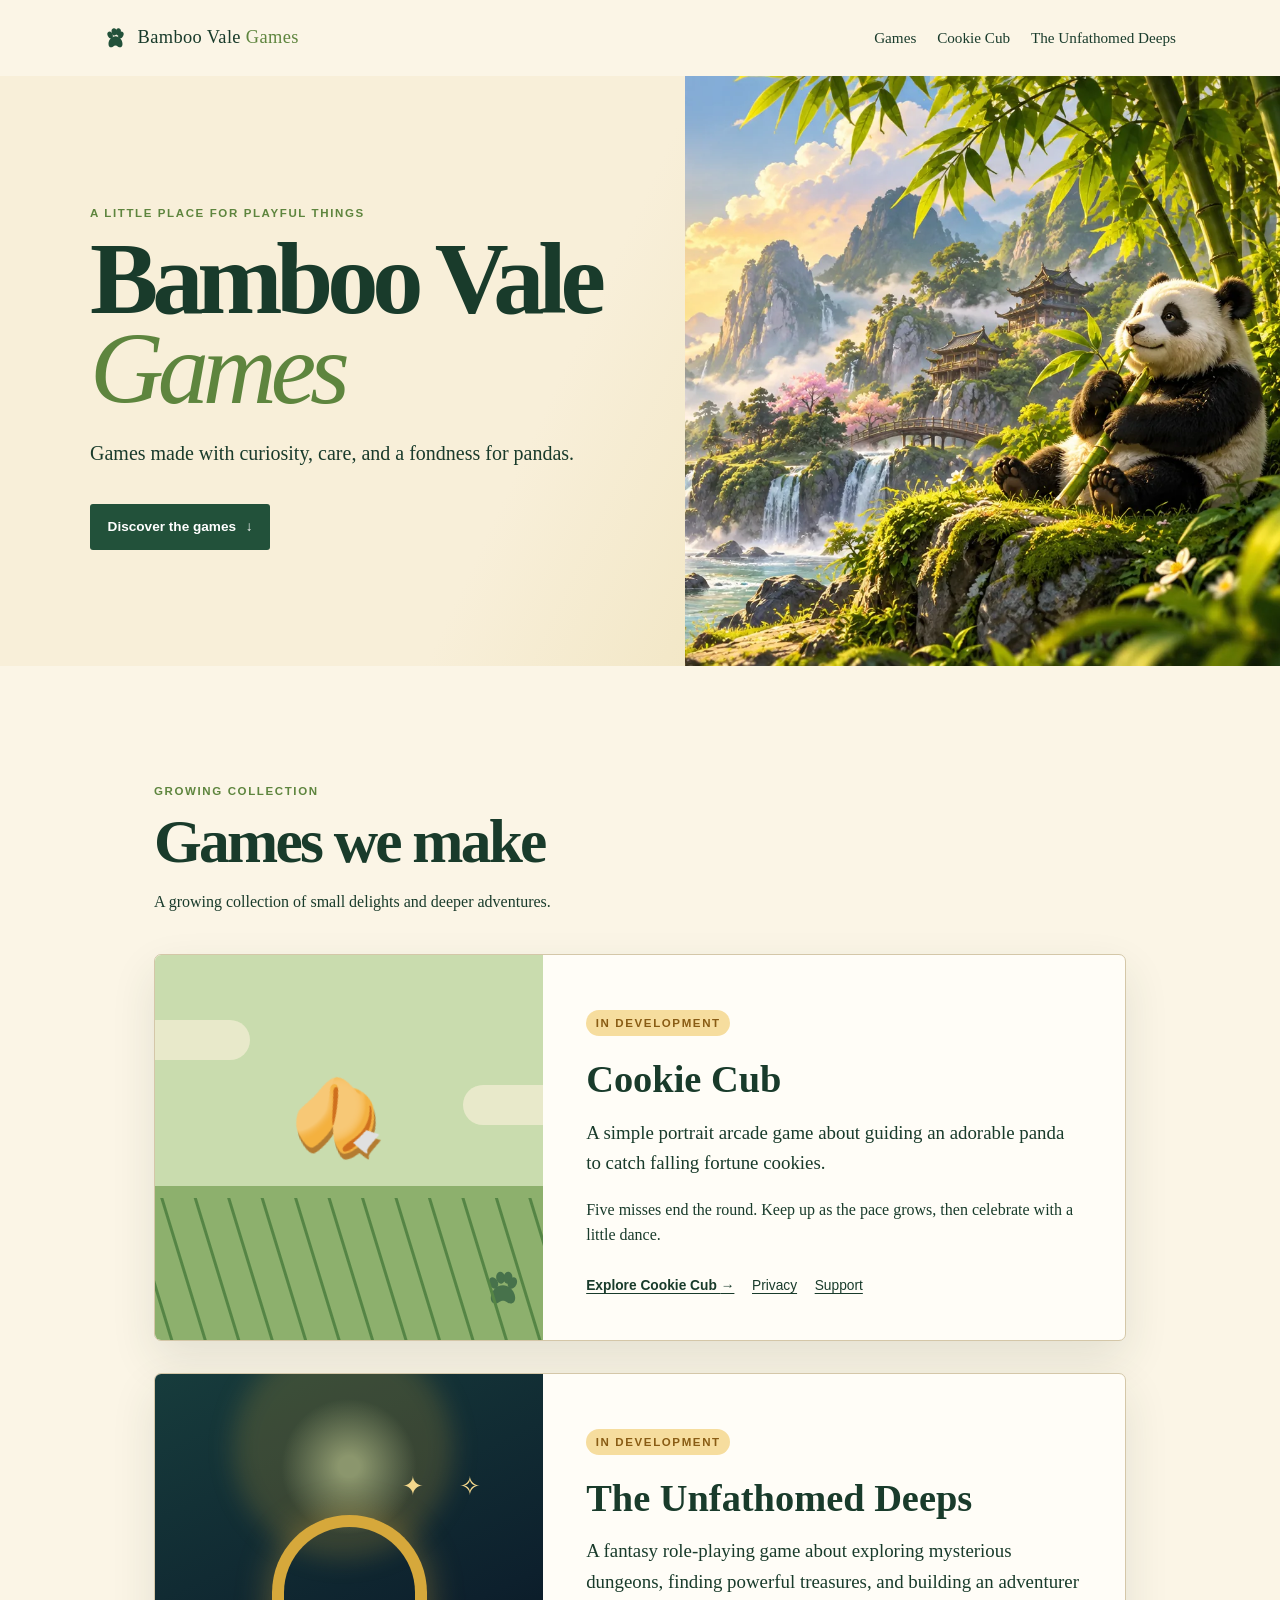
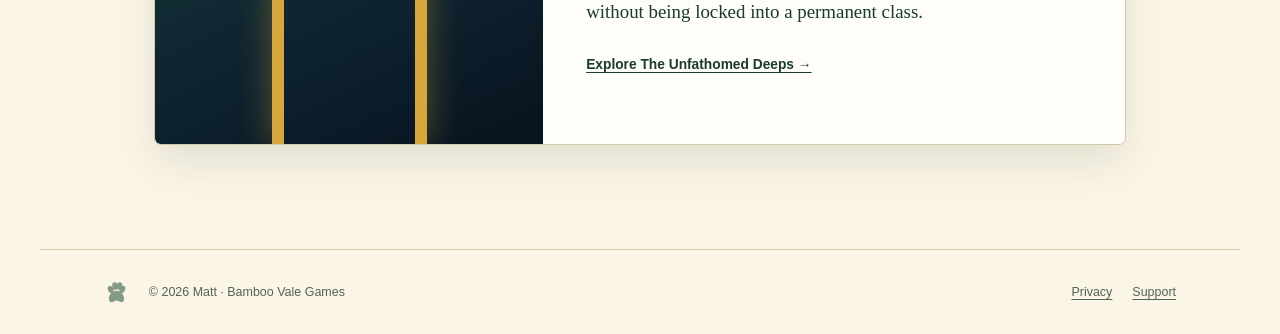
<file: index.html>
<!doctype html><html lang="en"><head><meta charset="utf-8"><meta name="viewport" content="width=device-width, initial-scale=1"><meta name="description" content="Bamboo Vale Games — warm, thoughtful games from Matt."><title>Bamboo Vale Games</title><link rel="stylesheet" href="styles.css"></head><body><a class="skip-link" href="#main">Skip to content</a><header class="site-header"><a class="brand" href="index.html" aria-label="Bamboo Vale Games home"><img class="pawmark brand-paw" src="assets/images/pawprint.svg" alt="" aria-hidden="true"><span>Bamboo Vale <b>Games</b></span></a><nav aria-label="Primary navigation"><a href="#games">Games</a><a href="cookie-cub/index.html">Cookie Cub</a><a href="the-unfathomed-deeps/index.html">The Unfathomed Deeps</a></nav></header><main id="main"><section class="hero" aria-labelledby="home-title"><div class="hero-copy"><p class="eyebrow">A little place for playful things</p><h1 id="home-title">Bamboo Vale<br><em>Games</em></h1><p class="lede">Games made with curiosity, care, and a fondness for pandas.</p><a class="button" href="#games">Discover the games <span aria-hidden="true">↓</span></a></div><div class="hero-art" aria-hidden="true"><img src="assets/images/bamboo-vale-games-hero.webp" alt="" width="1672" height="941"></div></section><section class="games" id="games" aria-labelledby="games-title"><div class="section-heading"><p class="eyebrow">Growing collection</p><h2 id="games-title">Games we make</h2><p>A growing collection of small delights and deeper adventures.</p></div><article class="game-card"><div class="cookie-art" aria-hidden="true"><span class="cloud c1"></span><span class="cloud c2"></span><span class="cookie">🥠</span><img class="pawmark card-paw" src="assets/images/pawprint.svg" alt="" aria-hidden="true"><span class="grass"></span></div><div class="game-content"><p class="status">In development</p><h3>Cookie Cub</h3><p class="game-intro">A simple portrait arcade game about guiding an adorable panda to catch falling fortune cookies.</p><p>Five misses end the round. Keep up as the pace grows, then celebrate with a little dance.</p><div class="card-links"><a class="text-link" href="cookie-cub/index.html">Explore Cookie Cub <span aria-hidden="true">→</span></a><a href="cookie-cub/privacy/index.html">Privacy</a><a href="cookie-cub/support/index.html">Support</a></div></div></article><article class="game-card deeps-card"><div class="deeps-art" aria-hidden="true"><span class="deeps-glow"></span><span class="deeps-arch"></span><span class="deeps-stars">✦ ✧</span></div><div class="game-content"><p class="status">In development</p><h3>The Unfathomed Deeps</h3><p class="game-intro">A fantasy role-playing game about exploring mysterious dungeons, finding powerful treasures, and building an adventurer without being locked into a permanent class.</p><div class="card-links"><a class="text-link" href="the-unfathomed-deeps/index.html">Explore The Unfathomed Deeps <span aria-hidden="true">→</span></a></div></div></article></section></main><footer><img class="pawmark footer-paw" src="assets/images/pawprint.svg" alt="" aria-hidden="true"><p>© 2026 Matt · Bamboo Vale Games</p><a href="cookie-cub/privacy/index.html">Privacy</a><a href="cookie-cub/support/index.html">Support</a></footer></body></html>
</file>
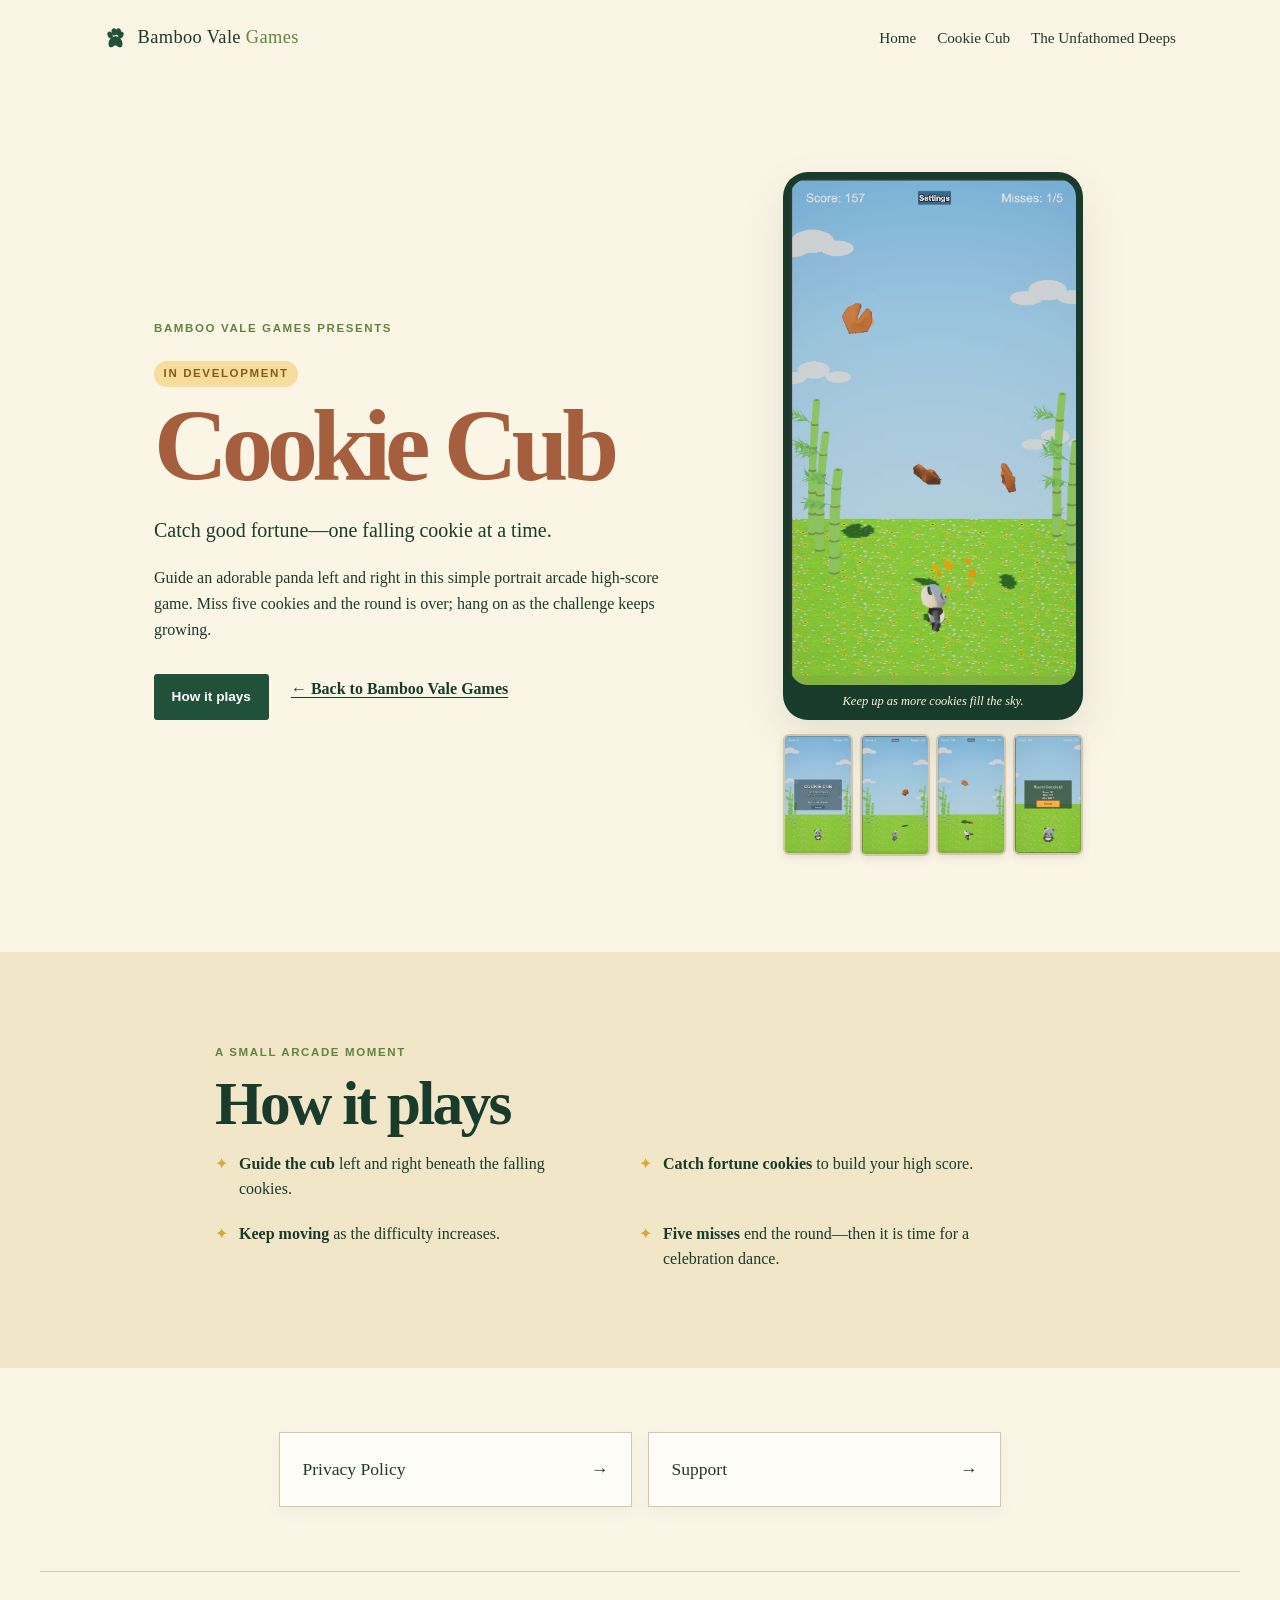
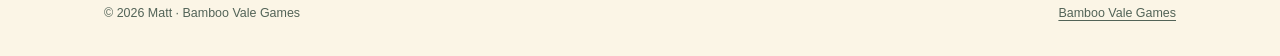
<file: cookie-cub/index.html>
<!doctype html><html lang="en"><head><meta charset="utf-8"><meta name="viewport" content="width=device-width, initial-scale=1"><meta name="description" content="Cookie Cub, a simple portrait arcade game in development from Bamboo Vale Games."><title>Cookie Cub | Bamboo Vale Games</title><link rel="stylesheet" href="../styles.css"></head><body><a class="skip-link" href="#main">Skip to content</a><header class="site-header"><a class="brand" href="../index.html" aria-label="Bamboo Vale Games home"><img class="pawmark brand-paw" src="../assets/images/pawprint.svg" alt="" aria-hidden="true"><span>Bamboo Vale <b>Games</b></span></a><nav aria-label="Primary navigation"><a href="../index.html">Home</a><a href="index.html" aria-current="page">Cookie Cub</a><a href="../the-unfathomed-deeps/index.html">The Unfathomed Deeps</a></nav></header><main id="main"><section class="game-hero" aria-labelledby="cookie-title"><div><p class="eyebrow">Bamboo Vale Games presents</p><p class="status">In development</p><h1 id="cookie-title">Cookie Cub</h1><p class="lede">Catch good fortune—one falling cookie at a time.</p><p>Guide an adorable panda left and right in this simple portrait arcade high-score game. Miss five cookies and the round is over; hang on as the challenge keeps growing.</p><div class="inline-links"><a class="button" href="#features">How it plays</a><a class="text-link" href="../index.html">← Back to Bamboo Vale Games</a></div></div><div class="screenshot-showcase" aria-label="Cookie Cub screenshots"><figure class="featured-screenshot"><img src="../assets/images/cookie-cub/featured-gameplay.png" alt="Cookie Cub at score 157, catching several falling fortune cookies" width="391" height="692"><figcaption>Keep up as more cookies fill the sky.</figcaption></figure><div class="screenshot-strip"><img src="../assets/images/cookie-cub/start-screen.png" alt="Cookie Cub start screen with the panda ready beneath the game instructions" width="388" height="690" loading="lazy"><img src="../assets/images/cookie-cub/early-gameplay.png" alt="Early Cookie Cub gameplay with one falling fortune cookie" width="389" height="694" loading="lazy"><img src="../assets/images/cookie-cub/score-100.png" alt="Cookie Cub gameplay at a score of 100" width="389" height="693" loading="lazy"><img src="../assets/images/cookie-cub/round-complete-dance.png" alt="Round Complete screen at score 181 with Cookie Cub celebrating a new best score" width="392" height="695" loading="lazy"></div></div></section><section class="features" id="features" aria-labelledby="features-title"><p class="eyebrow">A small arcade moment</p><h2 id="features-title">How it plays</h2><ul><li><strong>Guide the cub</strong> left and right beneath the falling cookies.</li><li><strong>Catch fortune cookies</strong> to build your high score.</li><li><strong>Keep moving</strong> as the difficulty increases.</li><li><strong>Five misses</strong> end the round—then it is time for a celebration dance.</li></ul></section><section class="utility-links" aria-label="Cookie Cub links"><a href="privacy/index.html"><span>Privacy Policy</span><span aria-hidden="true">→</span></a><a href="support/index.html"><span>Support</span><span aria-hidden="true">→</span></a></section></main><footer><p>© 2026 Matt · Bamboo Vale Games</p><a href="../index.html">Bamboo Vale Games</a></footer></body></html>
</file>
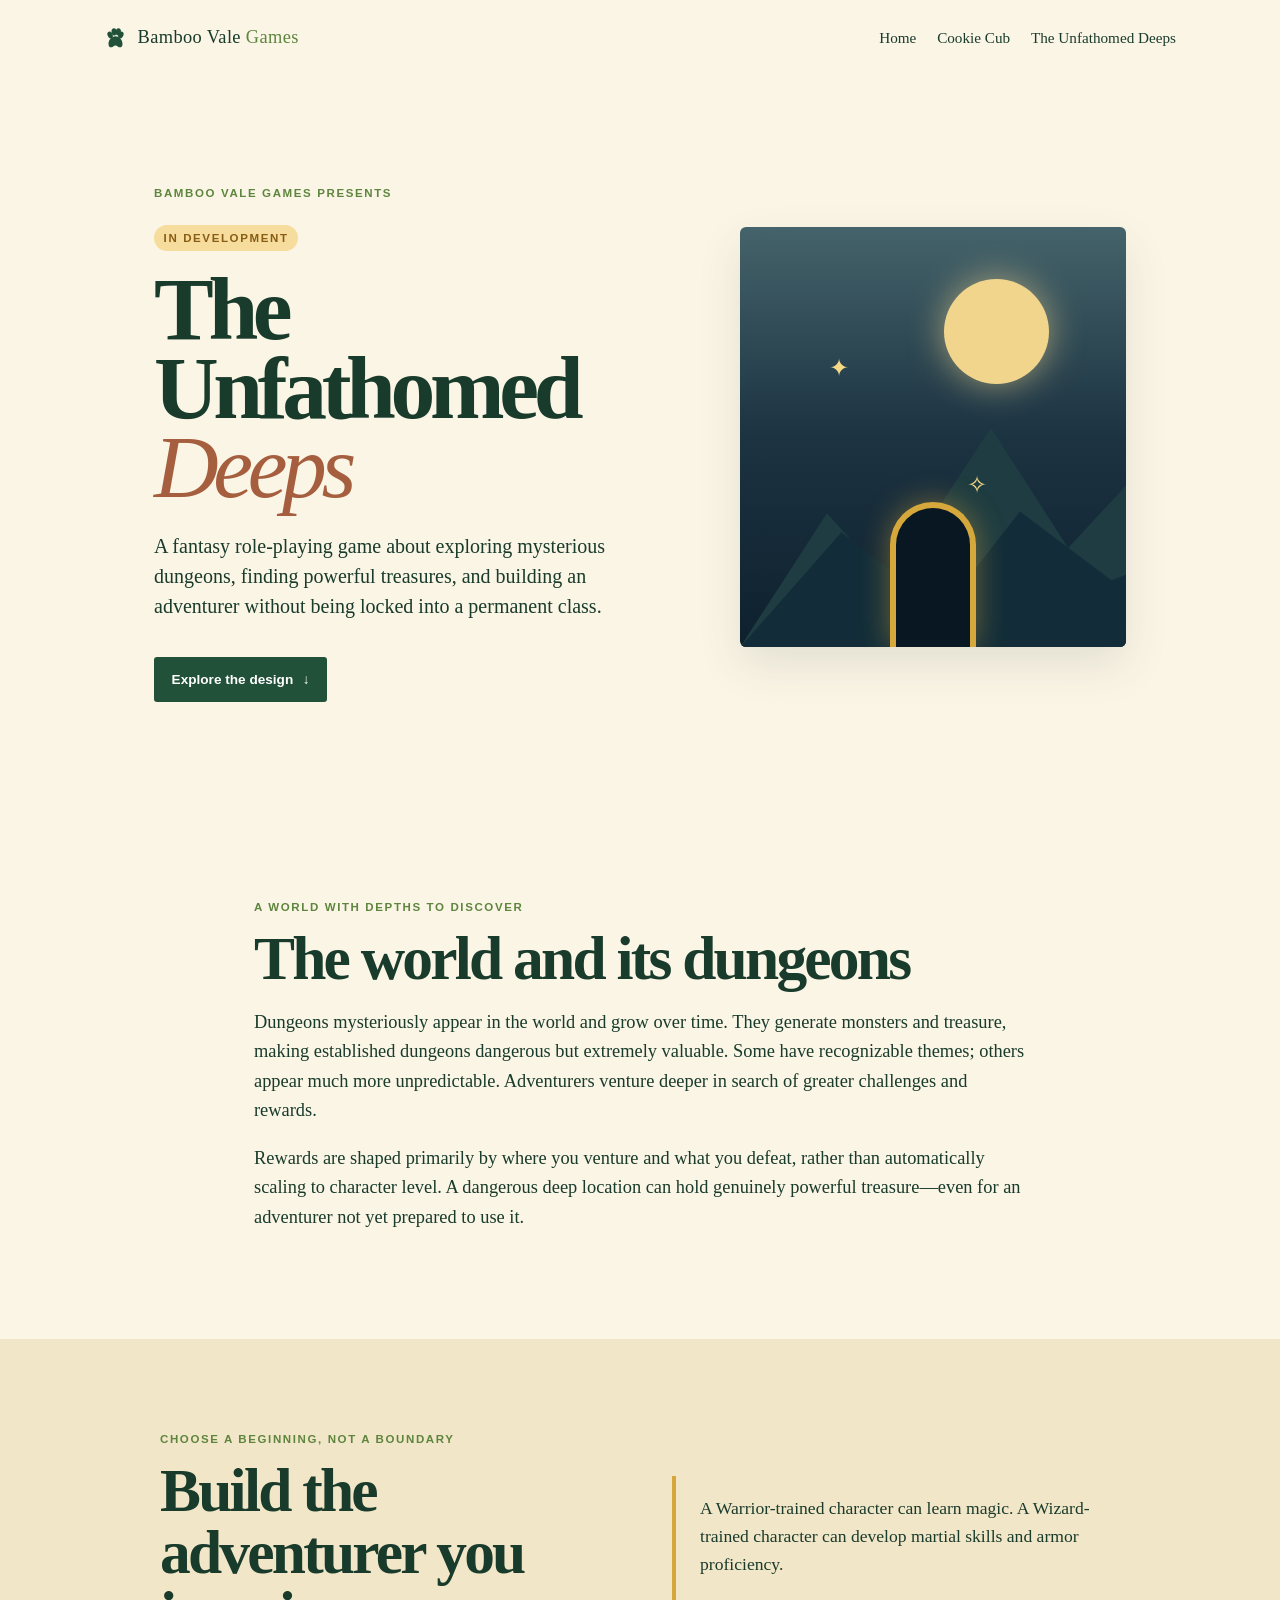
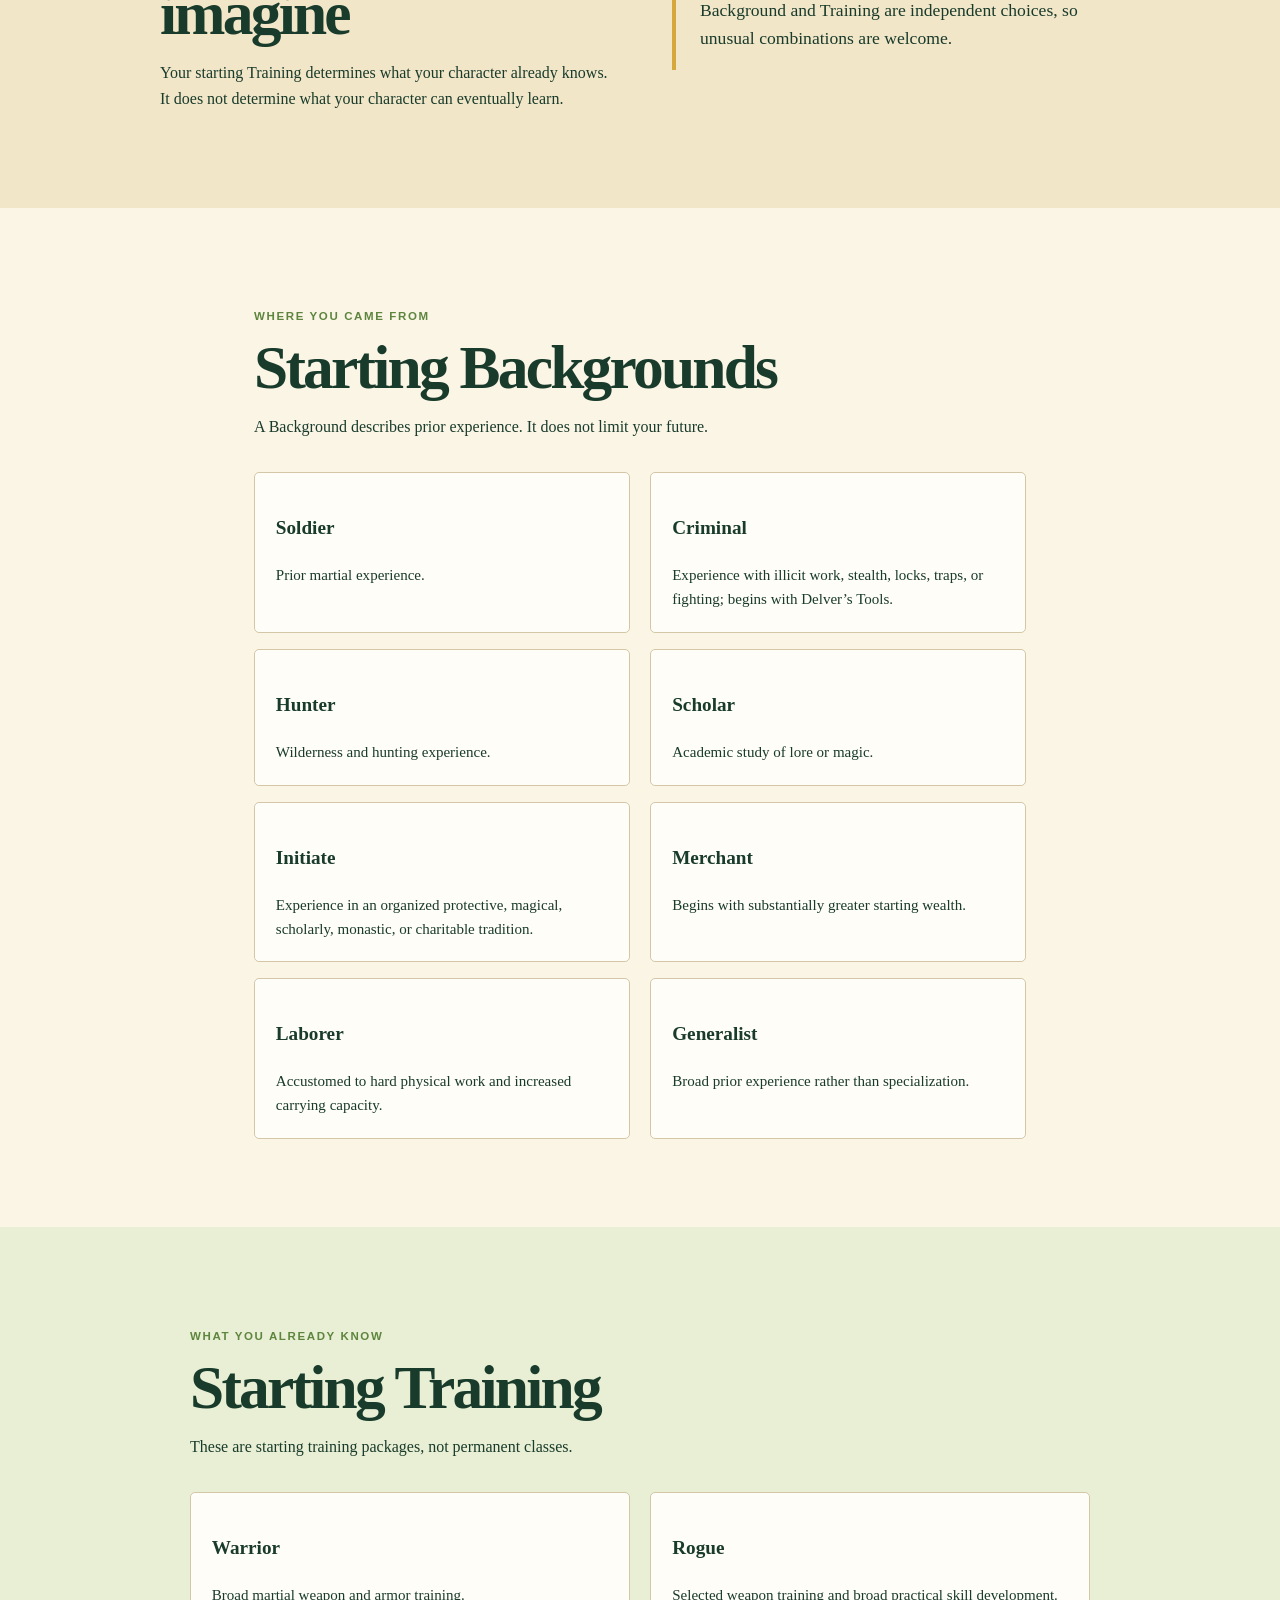
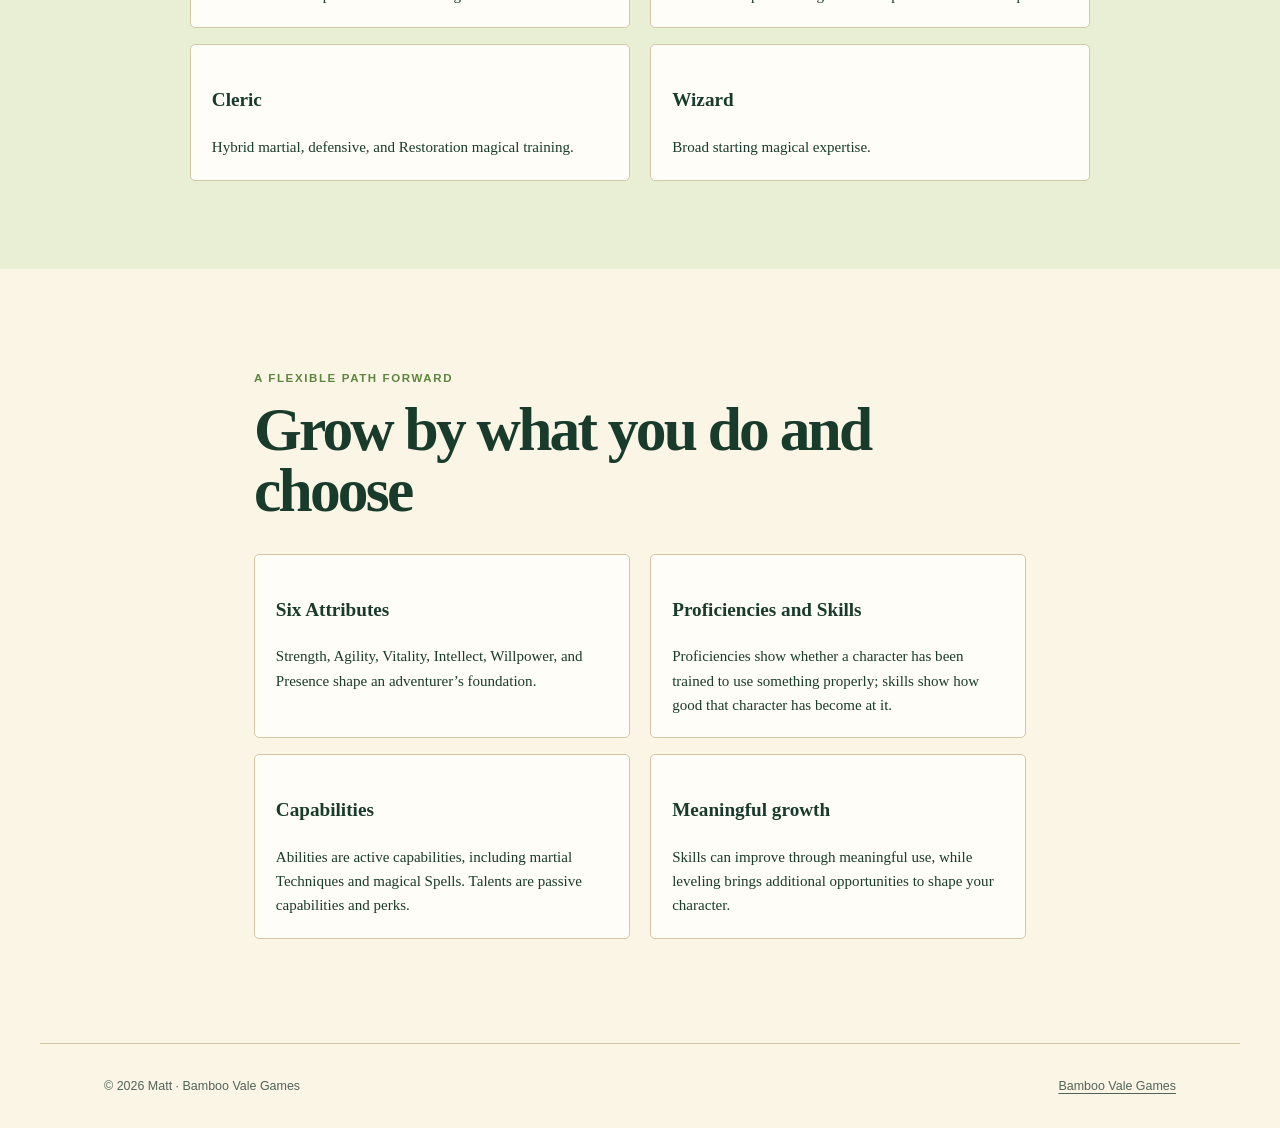
<file: the-unfathomed-deeps/index.html>
<!doctype html><html lang="en"><head><meta charset="utf-8"><meta name="viewport" content="width=device-width, initial-scale=1"><meta name="description" content="The Unfathomed Deeps, a fantasy role-playing game in development from Bamboo Vale Games."><title>The Unfathomed Deeps | Bamboo Vale Games</title><link rel="stylesheet" href="../styles.css"></head><body><a class="skip-link" href="#main">Skip to content</a><header class="site-header"><a class="brand" href="../index.html" aria-label="Bamboo Vale Games home"><img class="pawmark brand-paw" src="../assets/images/pawprint.svg" alt="" aria-hidden="true"><span>Bamboo Vale <b>Games</b></span></a><nav aria-label="Primary navigation"><a href="../index.html">Home</a><a href="../cookie-cub/index.html">Cookie Cub</a><a href="index.html" aria-current="page">The Unfathomed Deeps</a></nav></header><main id="main"><section class="deeps-hero" aria-labelledby="deeps-title"><div><p class="eyebrow">Bamboo Vale Games presents</p><p class="status">In development</p><h1 id="deeps-title">The Unfathomed<br><em>Deeps</em></h1><p class="lede">A fantasy role-playing game about exploring mysterious dungeons, finding powerful treasures, and building an adventurer without being locked into a permanent class.</p><a class="button" href="#adventure">Explore the design <span aria-hidden="true">↓</span></a></div><div class="deeps-hero-art" aria-hidden="true"><span class="deeps-moon"></span><span class="deeps-ridge ridge-one"></span><span class="deeps-ridge ridge-two"></span><span class="deeps-door"></span><span class="deeps-spark s1">✦</span><span class="deeps-spark s2">✧</span></div></section><section class="deeps-intro" id="adventure" aria-labelledby="adventure-title"><p class="eyebrow">A world with depths to discover</p><h2 id="adventure-title">The world and its dungeons</h2><p>Dungeons mysteriously appear in the world and grow over time. They generate monsters and treasure, making established dungeons dangerous but extremely valuable. Some have recognizable themes; others appear much more unpredictable. Adventurers venture deeper in search of greater challenges and rewards.</p><p>Rewards are shaped primarily by where you venture and what you defeat, rather than automatically scaling to character level. A dangerous deep location can hold genuinely powerful treasure—even for an adventurer not yet prepared to use it.</p></section><section class="deeps-philosophy" aria-labelledby="philosophy-title"><div><p class="eyebrow">Choose a beginning, not a boundary</p><h2 id="philosophy-title">Build the adventurer you imagine</h2><p>Your starting Training determines what your character already knows. It does not determine what your character can eventually learn.</p></div><div class="philosophy-note"><p>A Warrior-trained character can learn magic. A Wizard-trained character can develop martial skills and armor proficiency.</p><p>Background and Training are independent choices, so unusual combinations are welcome.</p></div></section><section class="deeps-browse" aria-labelledby="backgrounds-title"><p class="eyebrow">Where you came from</p><h2 id="backgrounds-title">Starting Backgrounds</h2><p class="section-lede">A Background describes prior experience. It does not limit your future.</p><div class="browse-grid"><article><h3>Soldier</h3><p>Prior martial experience.</p></article><article><h3>Criminal</h3><p>Experience with illicit work, stealth, locks, traps, or fighting; begins with Delver’s Tools.</p></article><article><h3>Hunter</h3><p>Wilderness and hunting experience.</p></article><article><h3>Scholar</h3><p>Academic study of lore or magic.</p></article><article><h3>Initiate</h3><p>Experience in an organized protective, magical, scholarly, monastic, or charitable tradition.</p></article><article><h3>Merchant</h3><p>Begins with substantially greater starting wealth.</p></article><article><h3>Laborer</h3><p>Accustomed to hard physical work and increased carrying capacity.</p></article><article><h3>Generalist</h3><p>Broad prior experience rather than specialization.</p></article></div></section><section class="training-section" aria-labelledby="training-title"><p class="eyebrow">What you already know</p><h2 id="training-title">Starting Training</h2><p class="section-lede">These are starting training packages, not permanent classes.</p><div class="training-grid"><article><h3>Warrior</h3><p>Broad martial weapon and armor training.</p></article><article><h3>Rogue</h3><p>Selected weapon training and broad practical skill development.</p></article><article><h3>Cleric</h3><p>Hybrid martial, defensive, and Restoration magical training.</p></article><article><h3>Wizard</h3><p>Broad starting magical expertise.</p></article></div></section><section class="systems-section" aria-labelledby="systems-title"><p class="eyebrow">A flexible path forward</p><h2 id="systems-title">Grow by what you do and choose</h2><div class="systems-grid"><div><h3>Six Attributes</h3><p>Strength, Agility, Vitality, Intellect, Willpower, and Presence shape an adventurer’s foundation.</p></div><div><h3>Proficiencies and Skills</h3><p>Proficiencies show whether a character has been trained to use something properly; skills show how good that character has become at it.</p></div><div><h3>Capabilities</h3><p>Abilities are active capabilities, including martial Techniques and magical Spells. Talents are passive capabilities and perks.</p></div><div><h3>Meaningful growth</h3><p>Skills can improve through meaningful use, while leveling brings additional opportunities to shape your character.</p></div></div></section></main><footer><p>© 2026 Matt · Bamboo Vale Games</p><a href="../index.html">Bamboo Vale Games</a></footer></body></html>
</file>
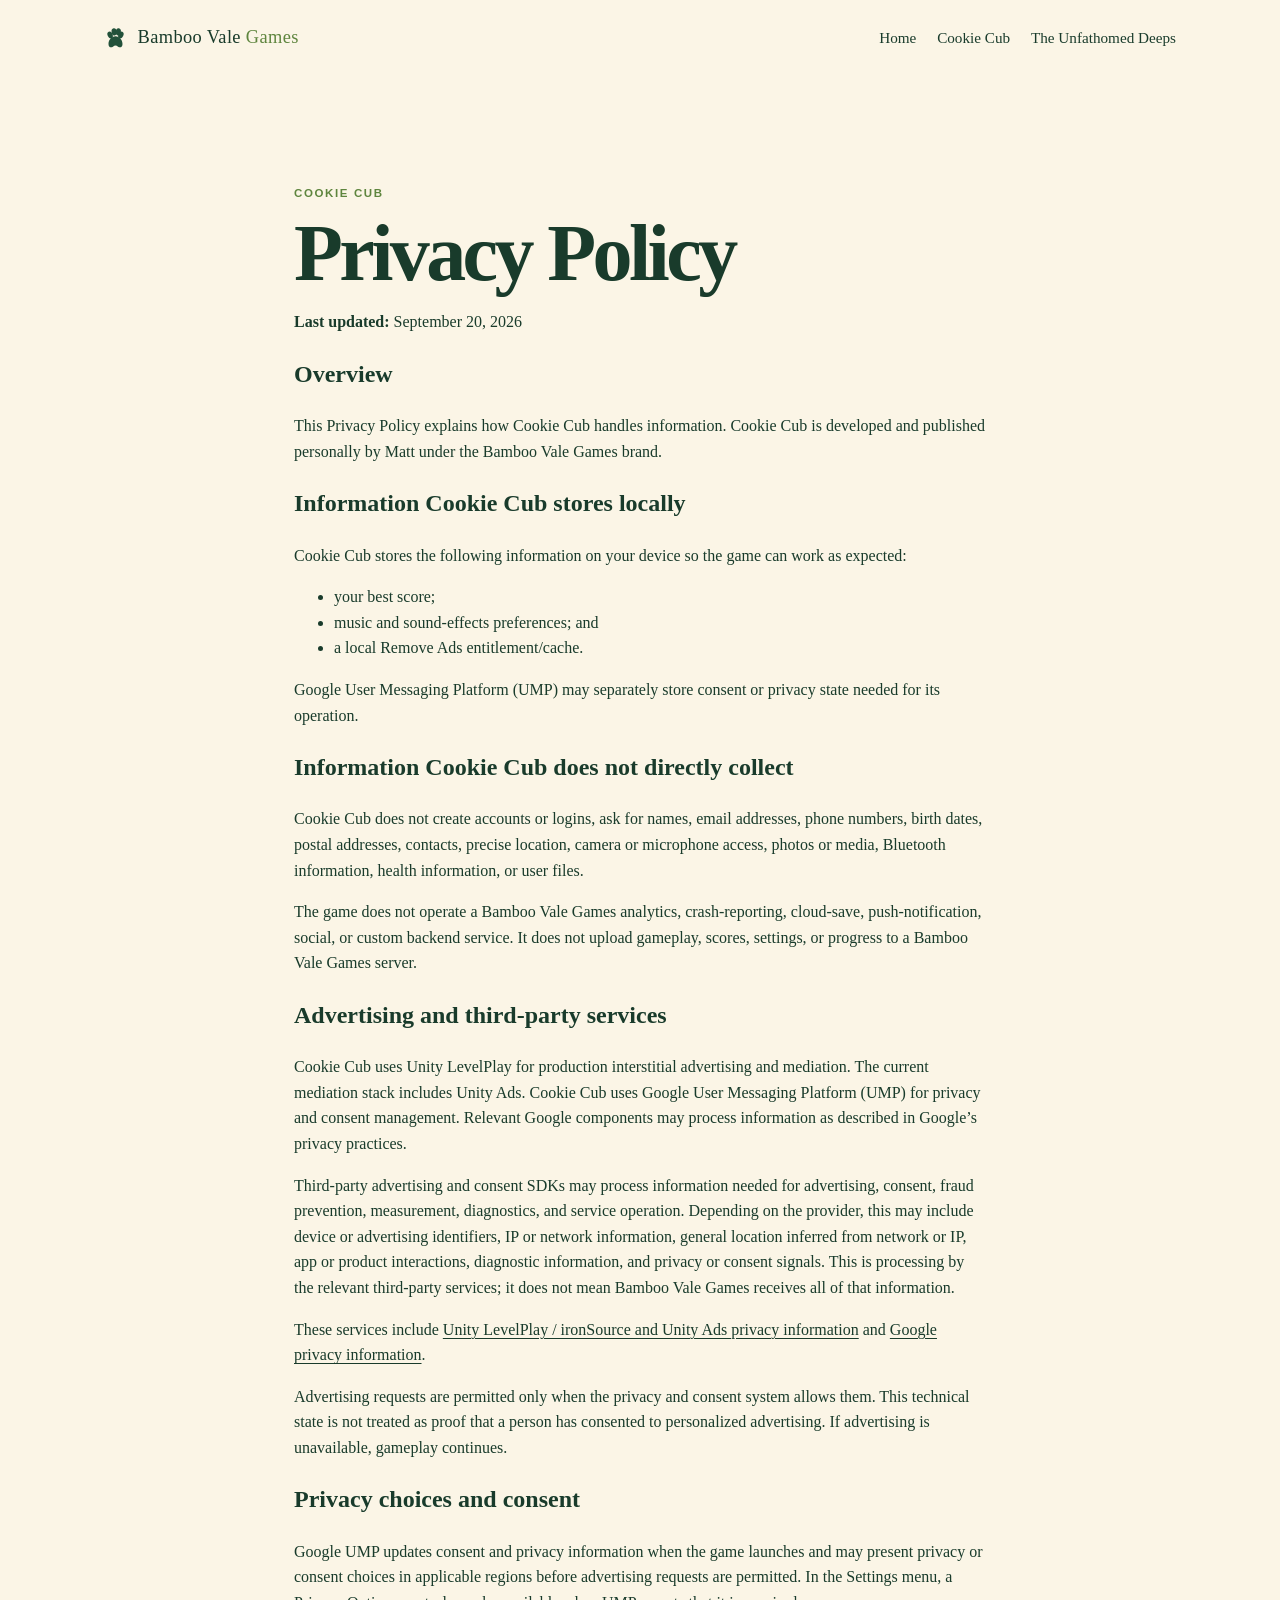
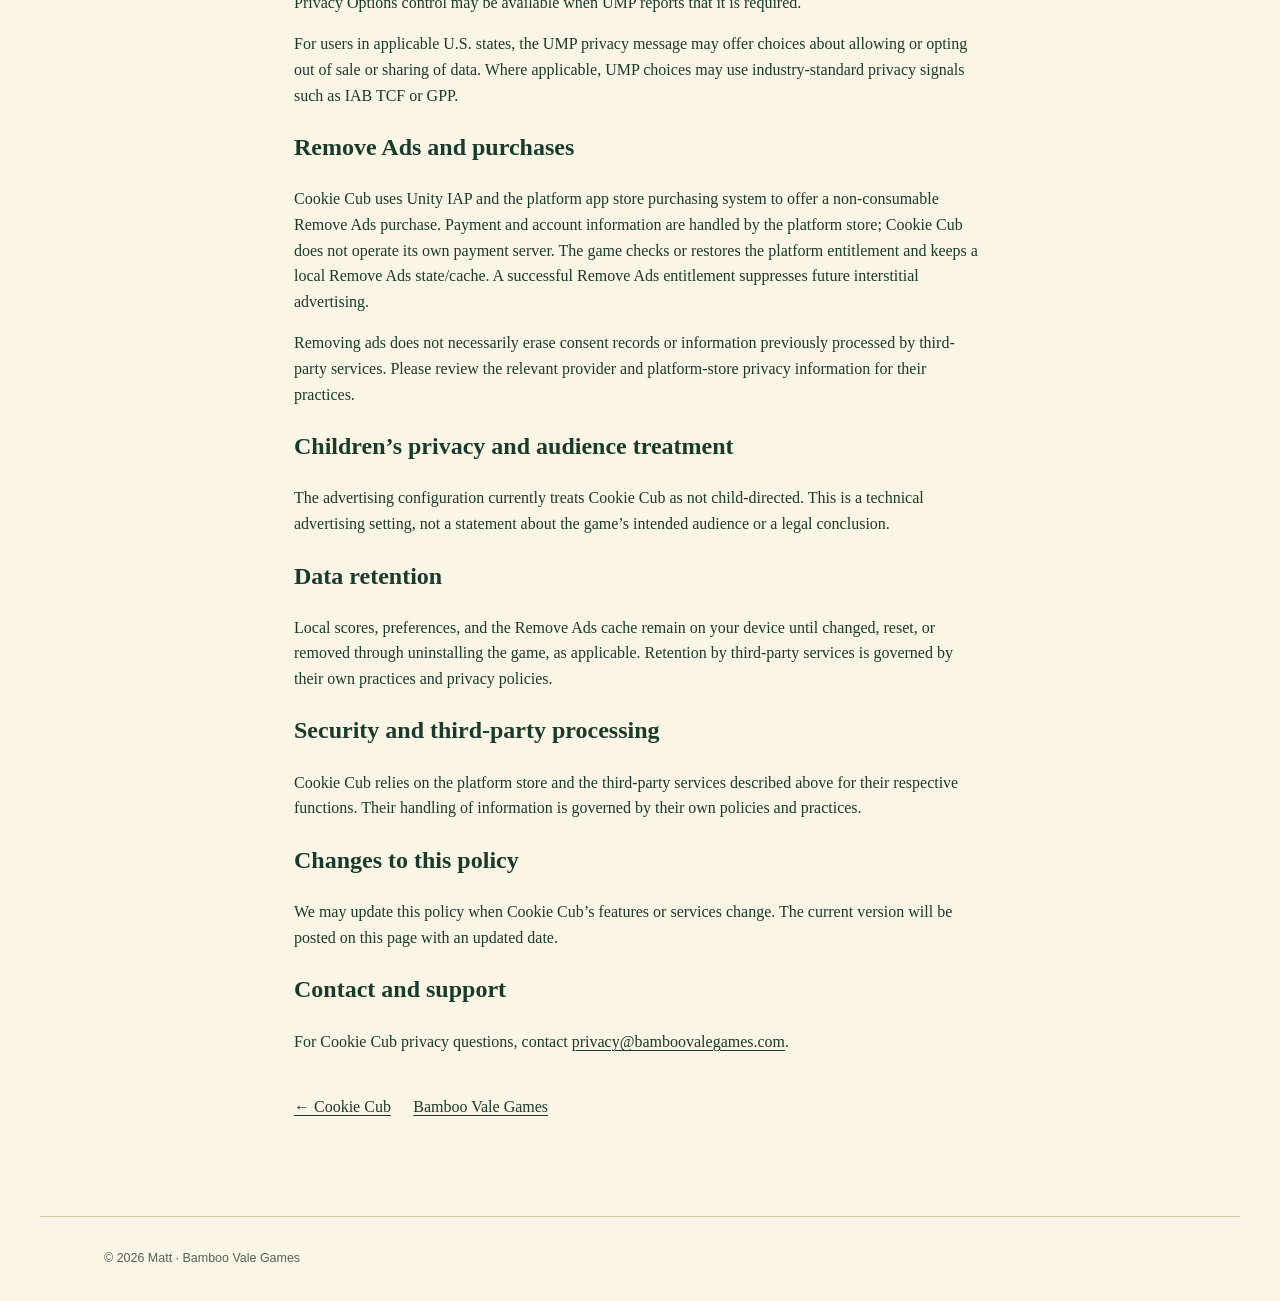
<file: cookie-cub/privacy/index.html>
<!doctype html><html lang="en"><head><meta charset="utf-8"><meta name="viewport" content="width=device-width, initial-scale=1"><meta name="description" content="Cookie Cub Privacy Policy."><title>Cookie Cub Privacy Policy | Bamboo Vale Games</title><link rel="stylesheet" href="../../styles.css">
</head><body><a class="skip-link" href="#main">Skip to content</a><header class="site-header"><a class="brand" href="../../index.html" aria-label="Bamboo Vale Games home"><img class="pawmark brand-paw" src="../../assets/images/pawprint.svg" alt="" aria-hidden="true"><span>Bamboo Vale <b>Games</b>
</span>
</a><nav aria-label="Primary navigation"><a href="../../index.html">Home</a><a href="../index.html">Cookie Cub</a><a href="../../the-unfathomed-deeps/index.html">The Unfathomed Deeps</a>
</nav>
</header><main id="main" class="content-page"><p class="eyebrow">Cookie Cub</p><h1>Privacy Policy</h1><p><strong>Last updated:</strong> September 20, 2026</p><section><h2>Overview</h2><p>This Privacy Policy explains how Cookie Cub handles information. Cookie Cub is developed and published personally by Matt under the Bamboo Vale Games brand.</p>
</section><section><h2>Information Cookie Cub stores locally</h2><p>Cookie Cub stores the following information on your device so the game can work as expected:</p><ul><li>your best score;</li><li>music and sound-effects preferences; and</li><li>a local Remove Ads entitlement/cache.</li>
</ul><p>Google User Messaging Platform (UMP) may separately store consent or privacy state needed for its operation.</p>
</section><section><h2>Information Cookie Cub does not directly collect</h2><p>Cookie Cub does not create accounts or logins, ask for names, email addresses, phone numbers, birth dates, postal addresses, contacts, precise location, camera or microphone access, photos or media, Bluetooth information, health information, or user files.</p><p>The game does not operate a Bamboo Vale Games analytics, crash-reporting, cloud-save, push-notification, social, or custom backend service. It does not upload gameplay, scores, settings, or progress to a Bamboo Vale Games server.</p>
</section><section><h2>Advertising and third-party services</h2><p>Cookie Cub uses Unity LevelPlay for production interstitial advertising and mediation. The current mediation stack includes Unity Ads. Cookie Cub uses Google User Messaging Platform (UMP) for privacy and consent management. Relevant Google components may process information as described in Google’s privacy practices.</p><p>Third-party advertising and consent SDKs may process information needed for advertising, consent, fraud prevention, measurement, diagnostics, and service operation. Depending on the provider, this may include device or advertising identifiers, IP or network information, general location inferred from network or IP, app or product interactions, diagnostic information, and privacy or consent signals. This is processing by the relevant third-party services; it does not mean Bamboo Vale Games receives all of that information.</p><p>These services include <a href="https://unity.com/legal/game-player-and-app-user-privacy-policy">Unity LevelPlay / ironSource and Unity Ads privacy information</a> and <a href="https://policies.google.com/privacy">Google privacy information</a>.</p><p>Advertising requests are permitted only when the privacy and consent system allows them. This technical state is not treated as proof that a person has consented to personalized advertising. If advertising is unavailable, gameplay continues.</p>
</section><section><h2>Privacy choices and consent</h2><p>Google UMP updates consent and privacy information when the game launches and may present privacy or consent choices in applicable regions before advertising requests are permitted. In the Settings menu, a Privacy Options control may be available when UMP reports that it is required.</p><p>For users in applicable U.S. states, the UMP privacy message may offer choices about allowing or opting out of sale or sharing of data. Where applicable, UMP choices may use industry-standard privacy signals such as IAB TCF or GPP.</p>
</section><section><h2>Remove Ads and purchases</h2><p>Cookie Cub uses Unity IAP and the platform app store purchasing system to offer a non-consumable Remove Ads purchase. Payment and account information are handled by the platform store; Cookie Cub does not operate its own payment server. The game checks or restores the platform entitlement and keeps a local Remove Ads state/cache. A successful Remove Ads entitlement suppresses future interstitial advertising.</p><p>Removing ads does not necessarily erase consent records or information previously processed by third-party services. Please review the relevant provider and platform-store privacy information for their practices.</p>
</section><section><h2>Children’s privacy and audience treatment</h2><p>The advertising configuration currently treats Cookie Cub as not child-directed. This is a technical advertising setting, not a statement about the game’s intended audience or a legal conclusion.</p>
</section><section><h2>Data retention</h2><p>Local scores, preferences, and the Remove Ads cache remain on your device until changed, reset, or removed through uninstalling the game, as applicable. Retention by third-party services is governed by their own practices and privacy policies.</p>
</section><section><h2>Security and third-party processing</h2><p>Cookie Cub relies on the platform store and the third-party services described above for their respective functions. Their handling of information is governed by their own policies and practices.</p>
</section><section><h2>Changes to this policy</h2><p>We may update this policy when Cookie Cub’s features or services change. The current version will be posted on this page with an updated date.</p>
</section><section><h2>Contact and support</h2><p>For Cookie Cub privacy questions, contact <a href="mailto:privacy@bamboovalegames.com">privacy@bamboovalegames.com</a>.</p>
</section><p class="return-links"><a href="../index.html">← Cookie Cub</a><a href="../../index.html">Bamboo Vale Games</a>
</p>
</main><footer><p>© 2026 Matt · Bamboo Vale Games</p>
</footer>
</body>
</html>
</file>
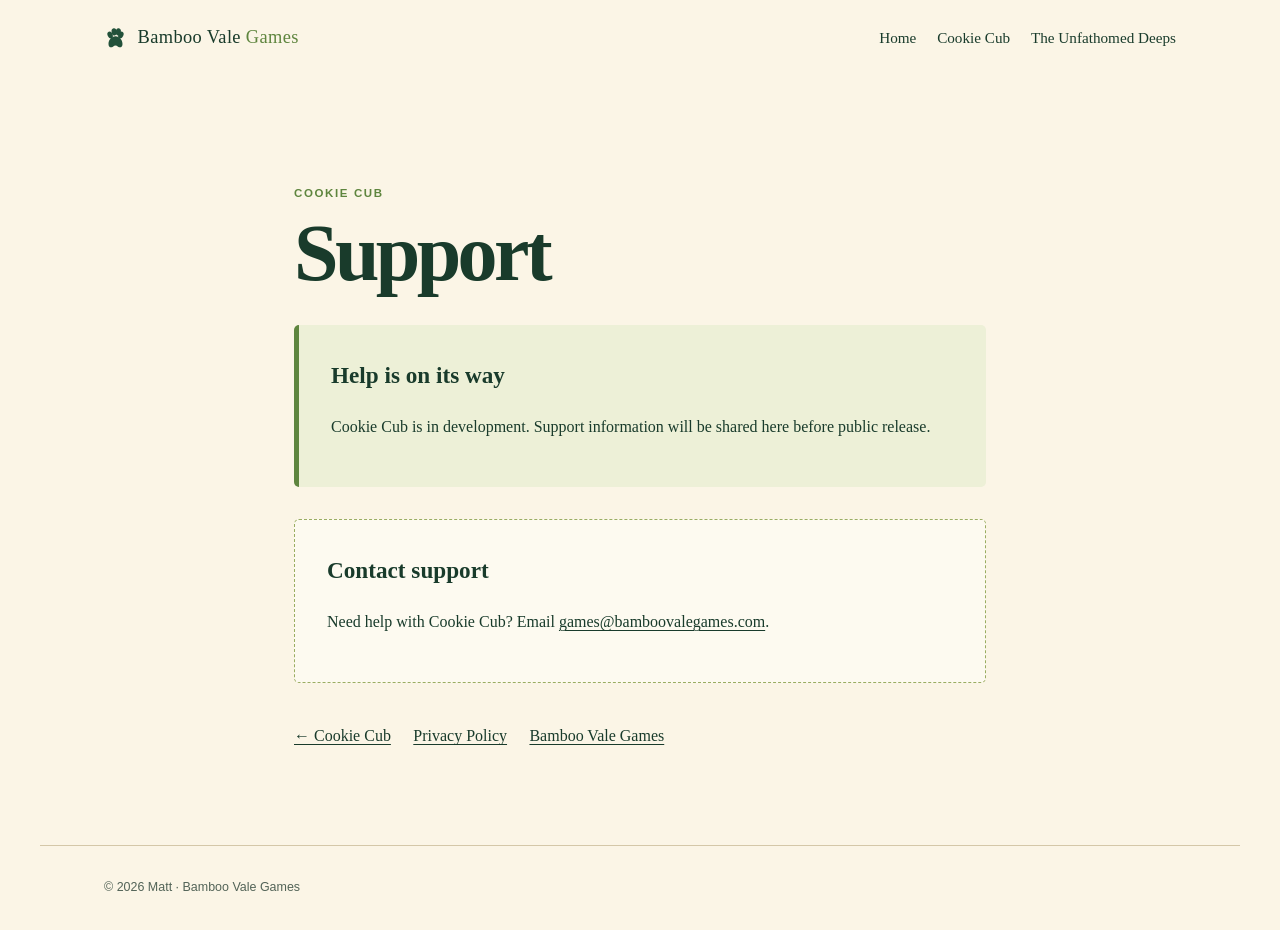
<file: cookie-cub/support/index.html>
<!doctype html><html lang="en"><head><meta charset="utf-8"><meta name="viewport" content="width=device-width, initial-scale=1"><meta name="description" content="Cookie Cub support information."><title>Cookie Cub Support | Bamboo Vale Games</title><link rel="stylesheet" href="../../styles.css"></head><body><a class="skip-link" href="#main">Skip to content</a><header class="site-header"><a class="brand" href="../../index.html" aria-label="Bamboo Vale Games home"><img class="pawmark brand-paw" src="../../assets/images/pawprint.svg" alt="" aria-hidden="true"><span>Bamboo Vale <b>Games</b></span></a><nav aria-label="Primary navigation"><a href="../../index.html">Home</a><a href="../index.html">Cookie Cub</a><a href="../../the-unfathomed-deeps/index.html">The Unfathomed Deeps</a></nav></header><main id="main" class="content-page"><p class="eyebrow">Cookie Cub</p><h1>Support</h1><div class="notice"><h2>Help is on its way</h2><p>Cookie Cub is in development. Support information will be shared here before public release.</p></div><section class="policy-space" aria-labelledby="contact-title"><h2 id="contact-title">Contact support</h2><p>Need help with Cookie Cub? Email <a href="mailto:games@bamboovalegames.com">games@bamboovalegames.com</a>.</p></section><p class="return-links"><a href="../index.html">← Cookie Cub</a><a href="../privacy/index.html">Privacy Policy</a><a href="../../index.html">Bamboo Vale Games</a></p></main><footer><p>© 2026 Matt · Bamboo Vale Games</p></footer></body></html>
</file>
<file: styles.css>
:root{--ink:#193b2b;--forest:#22513a;--leaf:#5e853e;--moss:#9aad62;--cream:#fbf5e6;--paper:#f2e6c8;--gold:#d6a83b;--clay:#a55f3e;--line:#d4c7a8;--shadow:0 18px 45px #2442291c}*{box-sizing:border-box}html{scroll-behavior:smooth}body{margin:0;background:var(--cream);color:var(--ink);font:16px/1.6 Georgia,'Times New Roman',serif}a{color:inherit;text-decoration-thickness:1px;text-underline-offset:3px}a:hover{color:var(--leaf)}a:focus-visible{outline:3px solid var(--gold);outline-offset:4px;border-radius:2px}.skip-link{position:absolute;top:-4rem;left:1rem;background:var(--ink);color:white;padding:.6rem 1rem;z-index:4}.skip-link:focus{top:1rem}.site-header,footer{max-width:1200px;margin:auto;padding:1.25rem 5vw;display:flex;align-items:center;justify-content:space-between;gap:1rem}.site-header{min-height:76px}.brand{display:flex;align-items:center;gap:.65rem;text-decoration:none;font-size:1.15rem;letter-spacing:.02em;white-space:nowrap}.brand b{font-weight:normal;color:var(--leaf)}.pawmark{display:block;width:1.45rem;height:1.45rem;flex:none}nav{display:flex;gap:1.3rem;font-size:.95rem;flex-wrap:wrap;justify-content:flex-end}nav a{text-decoration:none}.hero{min-height:590px;display:grid;grid-template-columns:1fr 1fr;overflow:hidden;background:linear-gradient(115deg,#f8efd9 45%,#e6d69f);padding-left:max(5vw,calc((100% - 1100px)/2));align-items:center}.hero-copy{padding:4rem 2rem 4rem 0;max-width:570px}.eyebrow,.status{margin:0 0:.65rem;color:var(--leaf);font-family:Arial,sans-serif;font-size:.72rem;font-weight:bold;letter-spacing:.14em;text-transform:uppercase}.status{color:#895c14;background:#f6dd9e;display:inline-block;padding:.23rem .6rem;border-radius:50px}.hero h1,.game-hero h1{font-size:clamp(3.6rem,8vw,6.5rem);line-height:.88;letter-spacing:-.06em;margin:.2rem 0 1.5rem}.hero h1 em{color:var(--leaf);font-weight:normal}.lede{font-size:1.25rem;line-height:1.5;max-width:32rem}.button{display:inline-flex;gap:.6rem;align-items:center;margin-top:1rem;background:var(--forest);color:#fff;text-decoration:none;padding:.75rem 1.1rem;border-radius:3px;font-family:Arial,sans-serif;font-size:.85rem;font-weight:bold}.button:hover{color:white;background:#163a28}.hero-art{height:590px;overflow:hidden;background:#d6e0b4}.hero-art img{display:block;width:100%;height:100%;object-fit:cover;object-position:78% center}.games{max-width:1100px;margin:auto;padding:6.5rem 5vw}.section-heading{max-width:500px;margin-bottom:2.5rem}.section-heading h2,.features h2,.content-page h1{font-size:clamp(2.25rem,4.8vw,4rem);line-height:1;margin:.2rem 0 1rem;letter-spacing:-.045em}.game-card{display:grid;grid-template-columns:minmax(260px,.8fr) 1.2fr;box-shadow:var(--shadow);background:#fffdf7;border:1px solid var(--line);border-radius:7px;overflow:hidden}.game-card+.game-card{margin-top:2rem}.cookie-art{min-height:370px;position:relative;overflow:hidden;background:linear-gradient(#c9dcae 60%,#8db06d 60%)}.cookie{position:absolute;left:35%;top:28%;font-size:4.5rem;filter:drop-shadow(0 6px 0 #b47c31);transform:rotate(-15deg)}.cloud{position:absolute;width:115px;height:40px;background:#f8f0d8aa;border-radius:99px}.c1{top:65px;left:-20px}.c2{top:130px;right:-35px}.card-paw{position:absolute;right:20px;bottom:32px;width:2.5rem;height:2.5rem;opacity:.65}.grass{position:absolute;bottom:0;width:100%;height:37%;background:repeating-linear-gradient(73deg,transparent 0 14px,#558545 15px 17px,transparent 18px 32px)}.game-content{padding:2.7rem}.game-content h3{font-size:2.4rem;line-height:1;margin:.8rem 0}.game-intro{font-size:1.18rem}.card-links{display:flex;gap:1.1rem;align-items:center;margin-top:1.7rem;flex-wrap:wrap;font-family:Arial,sans-serif;font-size:.86rem}.text-link{font-weight:bold}.game-hero{max-width:1100px;margin:auto;padding:6rem 5vw;display:grid;grid-template-columns:1.15fr .85fr;gap:4rem;align-items:center}.game-hero h1{color:var(--clay);font-size:clamp(4rem,8vw,6.5rem)}.game-hero p:not(.eyebrow):not(.status){max-width:560px}.inline-links{display:flex;gap:1.4rem;align-items:center;flex-wrap:wrap}.screenshot-showcase{margin:auto;width:min(300px,100%);display:grid;gap:.85rem}.featured-screenshot{margin:0;padding:.45rem;background:var(--ink);border-radius:25px;box-shadow:var(--shadow)}.featured-screenshot img{display:block;width:100%;height:auto;border-radius:18px}.featured-screenshot figcaption{padding:.55rem .5rem .15rem;color:var(--cream);font:italic .78rem/1.35 Georgia,'Times New Roman',serif;text-align:center}.screenshot-strip{display:grid;grid-template-columns:repeat(4,1fr);gap:.4rem}.screenshot-strip img{display:block;width:100%;height:auto;border:2px solid var(--line);border-radius:6px;box-shadow:0 3px 8px #2442291c}.features{background:var(--paper);padding:5rem max(5vw,calc((100% - 850px)/2))}.features ul{list-style:none;padding:0;display:grid;grid-template-columns:1fr 1fr;gap:1.2rem 3rem;max-width:800px}.features li{padding-left:1.5rem;position:relative}.features li:before{content:'✦';color:var(--gold);position:absolute;left:0}.utility-links{max-width:850px;margin:4rem auto;padding:0 5vw;display:grid;grid-template-columns:1fr 1fr;gap:1rem}.utility-links a{background:#fffdf7;border:1px solid var(--line);padding:1.4rem;display:flex;justify-content:space-between;text-decoration:none;font-size:1.1rem;box-shadow:0 5px 15px #2442290d}.content-page{max-width:820px;margin:auto;padding:6rem 5vw 5rem}.content-page h1{font-size:clamp(3rem,7vw,5rem)}.notice,.policy-space{padding:2rem;margin-top:2rem;border-radius:5px}.notice{background:#edf0d7;border-left:5px solid var(--leaf)}.notice h2,.policy-space h2{margin-top:0;font-size:1.45rem}.policy-space{border:1px dashed var(--moss);background:#fffdf799}.return-links{display:flex;gap:1.4rem;flex-wrap:wrap;margin-top:2.5rem}.deeps-art{min-height:370px;position:relative;overflow:hidden;background:radial-gradient(circle at 50% 25%,#79927b 0 3%,transparent 20%),linear-gradient(155deg,#173c3c,#0d202d 68%,#07131d)}.deeps-glow{position:absolute;width:220px;height:220px;border-radius:50%;background:#d6a83b33;filter:blur(12px);top:-35px;left:20%}.deeps-arch{position:absolute;width:155px;height:230px;border:12px solid #d6a83b;border-bottom:0;border-radius:90px 90px 0 0;bottom:-1px;left:calc(50% - 77px);box-shadow:0 0 35px #d6a83b66}.deeps-stars{position:absolute;right:16%;top:25%;color:#f5d88c;font-size:1.6rem;word-spacing:1.8rem}.deeps-hero{max-width:1100px;margin:auto;padding:6rem 5vw;display:grid;grid-template-columns:1.15fr .85fr;gap:4rem;align-items:center}.deeps-hero h1{font-size:clamp(3.3rem,7vw,6.3rem);line-height:.88;letter-spacing:-.06em;margin:.5rem 0 1.5rem;color:var(--ink)}.deeps-hero h1 em{color:var(--clay);font-weight:normal}.deeps-hero-art{height:420px;position:relative;overflow:hidden;border-radius:6px;background:linear-gradient(#45636b,#1c3342 50%,#0e202d);box-shadow:var(--shadow)}.deeps-moon{position:absolute;width:105px;height:105px;border-radius:50%;background:#f1d58d;top:52px;right:20%;box-shadow:0 0 35px #f1d58d99}.deeps-ridge{position:absolute;bottom:0;width:125%;height:55%;clip-path:polygon(0 100%,18% 42%,31% 72%,52% 5%,68% 57%,84% 21%,100% 72%,100% 100%);background:#1e3c41}.ridge-two{height:38%;background:#122d39;clip-path:polygon(0 100%,21% 28%,42% 77%,58% 15%,77% 58%,100% 32%,100% 100%)}.deeps-door{position:absolute;bottom:0;left:calc(50% - 43px);width:86px;height:145px;border:6px solid #d6a83b;border-bottom:0;border-radius:48px 48px 0 0;background:#091722;box-shadow:0 0 30px #d6a83b77}.deeps-spark{position:absolute;color:#f6da88;font-size:1.5rem}.s1{left:23%;top:29%}.s2{right:36%;bottom:34%}.deeps-intro,.deeps-browse,.systems-section{max-width:900px;margin:auto;padding:5.5rem 5vw}.deeps-intro{font-size:1.15rem}.deeps-intro h2,.deeps-philosophy h2,.deeps-browse h2,.training-section h2,.systems-section h2{font-size:clamp(2.25rem,4.8vw,4rem);line-height:1;margin:.2rem 0 1rem;letter-spacing:-.045em}.deeps-philosophy{padding:5rem max(5vw,calc((100% - 960px)/2));background:var(--paper);display:grid;grid-template-columns:1fr 1fr;gap:4rem;align-items:center}.philosophy-note{border-left:4px solid var(--gold);padding-left:1.5rem;font-size:1.1rem}.section-lede{max-width:42rem}.browse-grid,.training-grid,.systems-grid{display:grid;grid-template-columns:repeat(2,1fr);gap:1rem 1.3rem;margin-top:2rem}.browse-grid article,.training-grid article,.systems-grid>div{padding:1.3rem;background:#fffdf7;border:1px solid var(--line);border-radius:5px}.browse-grid h3,.training-grid h3,.systems-grid h3{margin:0 0:.3rem;font-size:1.2rem}.browse-grid p,.training-grid p,.systems-grid p{margin:0;font-size:.94rem}.training-section{padding:5.5rem max(5vw,calc((100% - 900px)/2));background:#e8efd4}.systems-section{padding-bottom:6.5rem}footer{border-top:1px solid var(--line);font: .78rem/1.4 Arial,sans-serif;color:#526357;justify-content:flex-start;gap:1.25rem;min-height:85px}footer p{margin-right:auto}.footer-paw{width:1.55rem;height:1.55rem;opacity:.55}@media(max-width:720px){.site-header{padding-top:1rem;padding-bottom:1rem}.hero{grid-template-columns:1fr;padding:0}.hero-copy{padding:4.5rem 7vw 3.5rem}.hero-art{height:auto}.hero-art img{height:auto;object-fit:contain;object-position:center}.hero h1{font-size:4rem}.game-card,.game-hero{grid-template-columns:1fr}.deeps-hero,.deeps-philosophy{grid-template-columns:1fr;gap:2.5rem}.deeps-hero{padding-top:4rem;padding-bottom:4rem}.deeps-hero-art{height:300px}.browse-grid,.training-grid,.systems-grid{grid-template-columns:1fr}.deeps-intro,.deeps-browse,.systems-section{padding-top:3.5rem;padding-bottom:3.5rem}.deeps-philosophy{padding-top:3.5rem;padding-bottom:3.5rem}.game-hero{padding-top:4rem;padding-bottom:4rem;gap:2.5rem}.cookie-art{min-height:260px}.game-content{padding:2rem}.features{padding-top:3.5rem;padding-bottom:3.5rem}.features ul,.utility-links{grid-template-columns:1fr}.screenshot-showcase{width:min(260px,100%)}.screenshot-strip{gap:.3rem}.content-page{padding-top:4rem}footer{flex-wrap:wrap}.footer-paw{display:none}footer p{width:100%;margin:0}}@media(prefers-reduced-motion:reduce){html{scroll-behavior:auto}}
</file>
